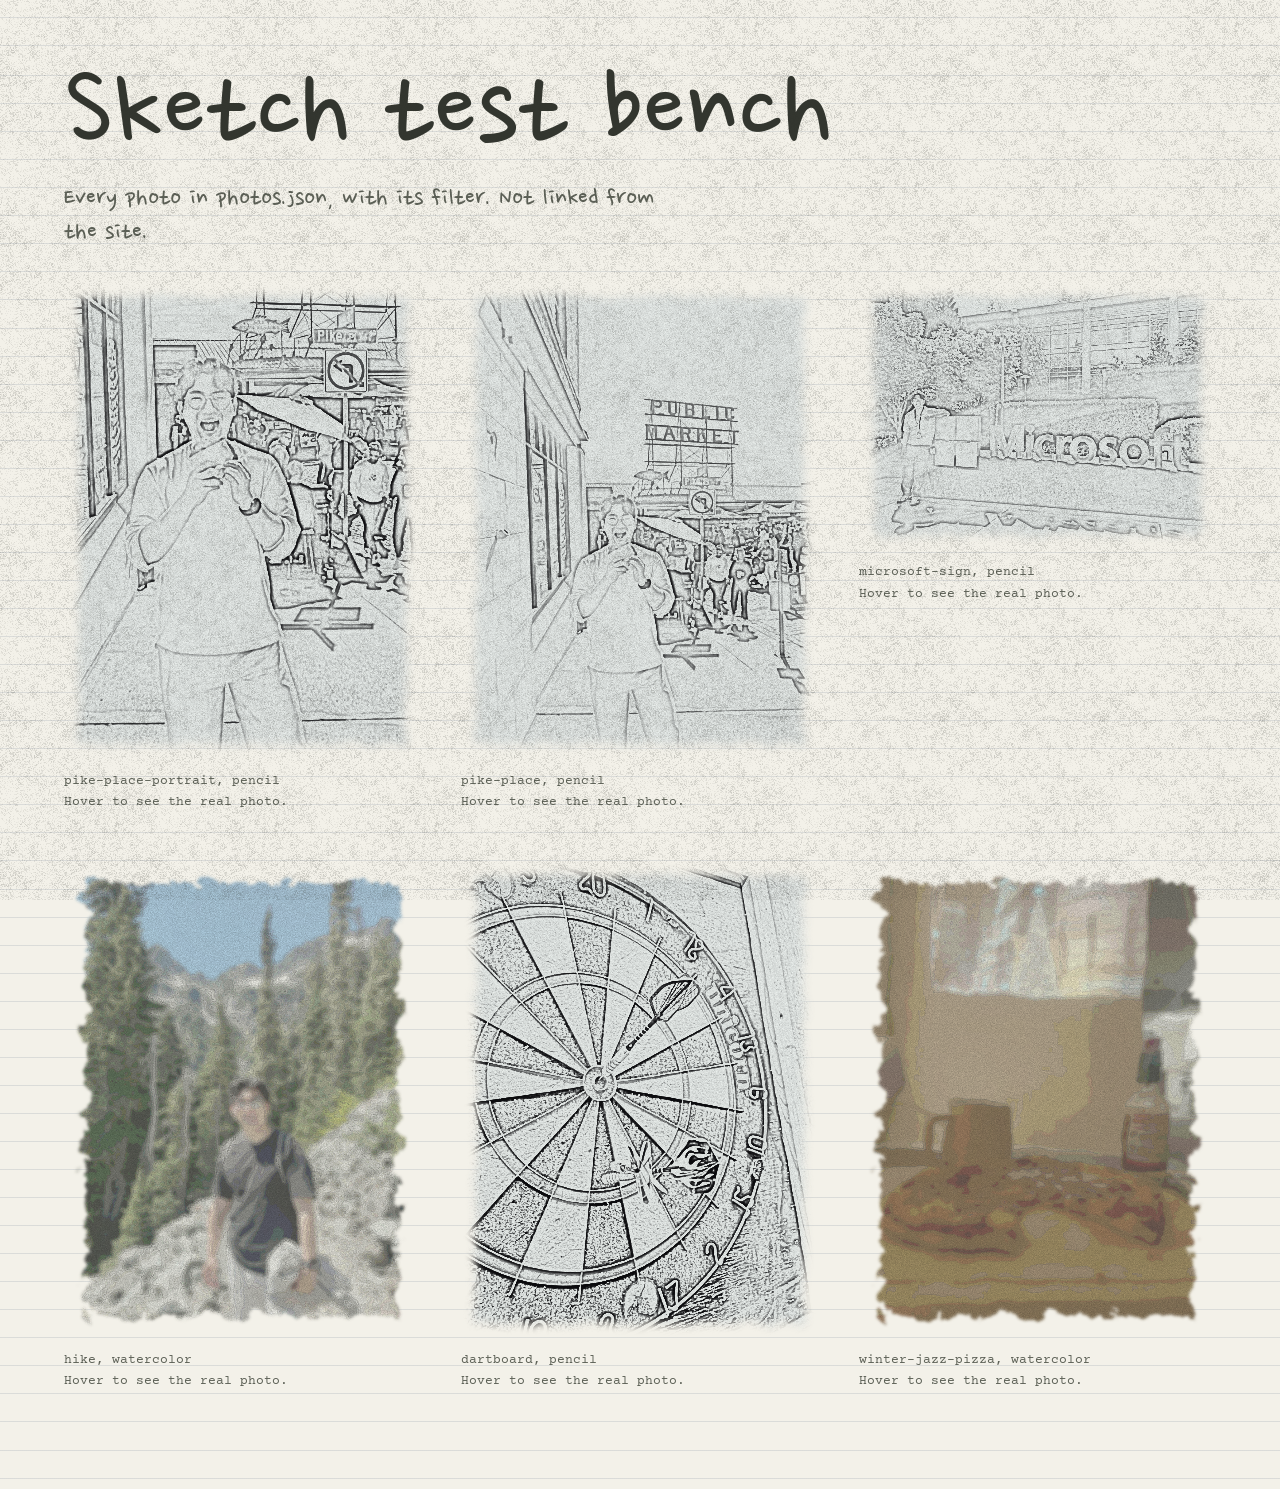
<file: reference/sketch-test.html>
<!doctype html>
<html lang="en">
<head>
  <meta charset="utf-8">
  <meta name="viewport" content="width=device-width, initial-scale=1">
  <title>Sketch test bench</title>
  <meta name="description" content="Development test page for the sketch filters and the loupe in A Field Guide to Uno.">
  <meta name="robots" content="noindex">
  <link rel="icon" href="../assets/icons/favicon.svg" type="image/svg+xml">
  <link rel="preconnect" href="https://fonts.googleapis.com">
  <link rel="preconnect" href="https://fonts.gstatic.com" crossorigin>
  <link rel="stylesheet" href="https://fonts.googleapis.com/css2?family=Courier+Prime:wght@400;700&amp;family=Nanum+Pen+Script&amp;family=Spectral:ital,wght@0,400;0,600;1,400&amp;display=swap">
  <link rel="stylesheet" href="../css/tokens.css">
  <link rel="stylesheet" href="../css/base.css">
  <link rel="stylesheet" href="../css/components/sketch.css">
  <style>
    main { width: min(100% - 2rem, 72rem); margin: 0 auto; padding-block: 3rem 6rem; }
    .bench { display: grid; grid-template-columns: repeat(auto-fill, minmax(min(100%, 20rem), 1fr)); gap: 3rem 2.5rem; margin-top: 2rem; }
  </style>
  <script type="module">
    import { createSketch } from '../js/lib/sketch.js';
    import { applyTilts } from '../js/lib/tilt.js';
    const photos = await (await fetch('../data/photos.json')).json();
    const bench = document.querySelector('.bench');
    for (const photo of photos) bench.append(createSketch(photo, { caption: `${photo.id}, ${photo.filter}` }));
    applyTilts();
    document.addEventListener('fieldguide:discover', (e) => console.info('discovered', e.detail.id));
  </script>
</head>
<body>
  <main>
    <h1>Sketch test bench</h1>
    <p class="note">Every photo in photos.json, with its filter. Not linked from the site.</p>
    <div class="bench"></div>
  </main>
</body>
</html>
</file>
<file: css/tokens.css>
/* tokens.css: design tokens. Every color, size, and timing the site uses starts here.
   Light is the default. Dark is "lamp off": a dark desk, light text, and sketches
   that stay on a light sheet so the pencil and watercolor filters still read.

   Theme resolution:
   - No choice saved: follow prefers-color-scheme.
   - data-theme="light" or "dark" on <html> (set by the desk lamp, Phase 1): wins. */

:root {
  color-scheme: light;

  /* Color: from the brief */
  --paper:    #f3f1e9;               /* page */
  --sheet:    #f3f1e9;               /* surfaces images sit on */
  --ink:      #33362f;               /* text, pencil */
  --ink-soft: #5d6157;               /* secondary text */
  --sage:     #8fa58a;               /* watercolor wash, tape */
  --ochre:    #c39a3f;               /* watercolor wash, highlights */
  --slate:    #6a8399;               /* watercolor wash, links, focus */
  --rust:     #8f4632;               /* stamps, postmarks, small accents only */
  --rule:     rgba(90, 110, 130, .16); /* ruled lines */

  /* Color: derived, for contrast.
     --slate is only 3.5:1 on paper, which is fine for focus outlines and washes
     but fails WCAG AA for text, so link text uses a deeper slate. */
  --link:      #4a6278;              /* 5.6:1 on paper */
  --sheet-ink: #33362f;              /* text that sits on --sheet (labels on sketches) */
  --focus:     var(--slate);

  /* Paper grain overlay (see base.css). Dark specks on light paper.
     A pre-rendered tile, not a live feTurbulence: an SVG filter repainted across a
     fixed full-screen layer was too slow to render. */
  --grain-image: url("../assets/scans/grain-light.png");
  --grain-opacity: .42;

  /* Typography. --font-hand will later point at Uno's own Calligraphr font. */
  --font-hand:  "Nanum Pen Script", "Segoe Print", "Bradley Hand", "Chalkboard SE", cursive;
  --font-body:  "Spectral", "Iowan Old Style", "Palatino Linotype", Palatino, Georgia, serif;
  --font-label: "Courier Prime", "Courier New", Courier, monospace;

  /* Type scale. Body is fixed at 1.0625rem; headings grow with the viewport.
     The handwriting face has a small x-height, so hand sizes run large. */
  --text-xs:   .8125rem;
  --text-sm:   .9375rem;
  --text-base: 1.0625rem;
  --text-hand: clamp(1.5rem, 1.3rem + .6vw, 1.875rem);   /* short notes */
  --text-h3:   clamp(1.75rem, 1.5rem + .9vw, 2.25rem);
  --text-h2:   clamp(2.5rem, 2rem + 2vw, 3.75rem);
  --text-h1:   clamp(4rem, 2.4rem + 6.5vw, 8.5rem);
  --leading:   1.65;
  --leading-tight: 1.1;
  --measure:   66ch;                 /* keeps lines under 70 characters */

  /* Spacing: a simple doubling-ish scale. */
  --space-1: .25rem;
  --space-2: .5rem;
  --space-3: .75rem;
  --space-4: 1rem;
  --space-5: 1.5rem;
  --space-6: 2rem;
  --space-7: 3rem;
  --space-8: 4.5rem;
  --space-9: 7rem;
  --gutter:  clamp(1rem, .5rem + 3vw, 3rem);
  --page-width: 80rem;               /* cover, plates, back cover */
  --margin-col: 14rem;               /* plate margin column, from 1024px up */
  --tabs-w: 3.25rem;                 /* room kept on the right for the index tabs, from 720px */
  --bar-h: 3.5rem;                   /* the bottom bar that replaces the tabs under 720px */

  /* The notebook cover: kraft board and its elastic band, mixed from the palette. */
  --kraft: color-mix(in srgb, color-mix(in srgb, #c39a3f 62%, #8f4632) 84%, #33362f);
  --kraft-edge: color-mix(in srgb, var(--kraft) 70%, #33362f);
  --band: #2b2d27;
  --brass: color-mix(in srgb, #c39a3f 78%, #33362f);  /* the loupe rim */

  /* Ruled lines line up with body text. */
  --rule-gap: calc(var(--text-base) * var(--leading));

  /* Torn ends for strips of paper tape (used with clip-path). */
  --tape-torn: polygon(
    0 8%, 6% 0, 12% 10%, 18% 2%, 25% 8%, 100% 0, 96% 20%, 100% 38%, 95% 55%, 100% 74%,
    96% 100%, 88% 92%, 80% 100%, 72% 93%, 0 100%, 4% 80%, 0 62%, 5% 44%, 0 26%
  );

  /* Faint pencil, for rules and frames drawn on the page. */
  --pencil-faint: color-mix(in srgb, var(--ink) 32%, transparent);

  /* Placed objects get a seeded tilt between these bounds (applied per element as --tilt). */
  --tilt-min: -2.5deg;
  --tilt-max:  2.5deg;

  /* Motion. Motion answers user actions; reduced motion zeroes these (base.css). */
  --dur-quick: 160ms;
  --dur:       320ms;
  --dur-slow:  900ms;                /* the cover opening */
  --ease-out:  cubic-bezier(.2, .7, .2, 1);
  --ease-swing: cubic-bezier(.6, .05, .25, 1);

  /* Breakpoint reference (CSS cannot use variables in media queries):
     nav becomes a bottom bar under 720px. */
}

/* Lamp off, chosen explicitly. */
:root[data-theme="dark"] {
  color-scheme: dark;
  --paper:    #22231f;
  --sheet:    #e6e2d6;
  --ink:      #e4e0d3;
  --ink-soft: #b3b0a3;               /* 7.3:1 on dark paper */
  --sage:     #9db598;
  --ochre:    #d2ab55;
  --slate:    #8ea6bb;
  --rust:     #b5654d;
  --rule:     rgba(228, 224, 211, .07);
  --link:     #9db7cc;
  --sheet-ink: #33362f;
  --grain-image: url("../assets/scans/grain-dark.png");
  --grain-opacity: .26;
}

/* Lamp off by system preference, unless the visitor switched the lamp on.
   These values must match the block above. */
@media (prefers-color-scheme: dark) {
  :root:not([data-theme="light"]) {
    color-scheme: dark;
    --paper:    #22231f;
    --sheet:    #e6e2d6;
    --ink:      #e4e0d3;
    --ink-soft: #b3b0a3;
    --sage:     #9db598;
    --ochre:    #d2ab55;
    --slate:    #8ea6bb;
    --rust:     #b5654d;
    --rule:     rgba(228, 224, 211, .07);
    --link:     #9db7cc;
    --sheet-ink: #33362f;
    --grain-image: url("../assets/scans/grain-dark.png");
    --grain-opacity: .26;
  }
}
</file>
<file: css/base.css>
/* base.css: the paper, the type, and the page layout.
   Component styles live in css/components/, one file each. */

/* ---------- Reset, kept small ---------- */

*, *::before, *::after { box-sizing: border-box; }

body, h1, h2, h3, h4, p, figure, blockquote, ol, ul, dl, dd { margin: 0; }

img, svg, video, canvas { display: block; max-width: 100%; }
img { height: auto; }

button, input, select { font: inherit; color: inherit; }

[hidden] { display: none !important; }

/* ---------- The paper ---------- */

html {
  background-color: var(--paper);
  color: var(--ink);
  font-family: var(--font-body);
  font-size: 100%;
  -webkit-text-size-adjust: 100%;
  text-size-adjust: 100%;
}

@media (prefers-reduced-motion: no-preference) {
  html { scroll-behavior: smooth; }
}

body {
  min-height: 100vh;
  min-height: 100svh;
  font-size: var(--text-base);
  line-height: var(--leading);
  /* Faint ruled lines, spaced to match the body line height. */
  background-image: repeating-linear-gradient(
    to bottom,
    transparent 0 calc(var(--rule-gap) - 1px),
    var(--rule) calc(var(--rule-gap) - 1px) var(--rule-gap)
  );
  background-position: 0 var(--space-7);
  text-rendering: optimizeLegibility;
}

/* Paper grain: a fixed, tiled noise texture over everything (a pre-rendered fractal noise tile).
   It is a static image with plain opacity (no blend mode), so scrolling stays cheap. */
body::after {
  content: "";
  position: fixed;
  inset: 0;
  z-index: 1000;
  pointer-events: none;
  background-image: var(--grain-image);
  background-size: 160px 160px;
  opacity: var(--grain-opacity);
}

/* ---------- Type ---------- */

h1, h2, h3 {
  font-family: var(--font-hand);
  font-weight: 400;
  line-height: var(--leading-tight);
  text-wrap: balance;
}

h1 { font-size: var(--text-h1); }
h2 { font-size: var(--text-h2); }
h3 { font-size: var(--text-h3); }

p, li, dd { max-width: var(--measure); }
p { text-wrap: pretty; }

/* Handwritten notes: one or two lines at most, never paragraphs. */
.note {
  font-family: var(--font-hand);
  font-size: var(--text-hand);
  line-height: 1.2;
  color: var(--ink-soft);
}

/* Text Uno has not written yet (a TODO(uno) in the data) shows as a faint handwritten note. */

/* [class] lifts specificity so component font sizes do not shrink the placeholder. */
.is-placeholder[class] {
  font-family: var(--font-hand);
  font-size: var(--text-hand);
  line-height: 1.2;
  color: var(--ink-soft);
  opacity: .8;
}

/* Typewritten specimen labels and dates. Used sparingly. */
.label,
.specimen-label,
time {
  font-family: var(--font-label);
}

.specimen-label {
  --tilt: -1.2deg;
  position: relative;
  display: inline-block;
  padding: var(--space-2) var(--space-4);
  font-size: var(--text-sm);
  line-height: 1.5;
  color: var(--sheet-ink);
  background: var(--sheet);
  border: 1px solid color-mix(in srgb, var(--sheet-ink) 35%, transparent);
  transform: rotate(var(--tilt));
}

/* A strip of paper tape holding the label down. Torn ends come from the clip-path. */
.specimen-label::before {
  content: "";
  position: absolute;
  top: -.7rem;
  left: 50%;
  width: 4.5rem;
  height: 1.3rem;
  translate: -50% 0;
  rotate: 4deg;
  background: color-mix(in srgb, var(--sage) 55%, transparent);
  clip-path: var(--tape-torn);
}

a {
  color: var(--link);
  text-decoration-thickness: 1px;
  text-underline-offset: .18em;
}

a:hover { text-decoration-thickness: 2px; }

/* ---------- Focus and accessibility helpers ---------- */

:focus-visible {
  outline: 2px dashed var(--focus);
  outline-offset: 3px;
}

.visually-hidden {
  position: absolute !important;
  width: 1px;
  height: 1px;
  margin: -1px;
  padding: 0;
  overflow: hidden;
  clip-path: inset(50%);
  white-space: nowrap;
  border: 0;
}

.sprite {
  position: absolute;
  width: 0;
  height: 0;
  overflow: hidden;
}

.skip-link {
  position: absolute;
  top: var(--space-2);
  left: var(--space-2);
  z-index: 1001;
  padding: var(--space-2) var(--space-4);
  font-family: var(--font-label);
  font-size: var(--text-sm);
  color: var(--sheet-ink);
  background: var(--sheet);
  translate: 0 -200%;
}

.skip-link:focus { translate: 0 0; }

/* ---------- Layout ----------
   Page layout lives with its components: css/components/cover.css (front and back
   covers) and css/components/plate.css (the numbered plates). */

/* ---------- Reduced motion ----------
   No blanket "kill all transitions" rule: the brief swaps page turns, flips, and route
   drawing for fades, and fades still need their durations. Each component handles
   prefers-reduced-motion itself. Smooth scrolling is already opt-in above. */
</file>
<file: css/components/sketch.css>
/* sketch.css: a photo shown as a sketch, with the loupe that reveals the real photo.

   figure.sketch
     .sketch__stage    focusable; holds the loupe rim, so the focus outline is not masked
       .sketch__inner  masked with the ragged paper edge (--edge, built per image in filters.js)
         picture.sketch__photo   the real photo, below
         img.sketch__drawing     the baked pencil or watercolor drawing, above
       .loupe-rim */

.sketch {
  --loupe-r: 70px;
  margin: 0;
}

.sketch__stage {
  position: relative;
  aspect-ratio: var(--ar);
  user-select: none;
  -webkit-user-select: none;
  -webkit-touch-callout: none;
  cursor: none;
}

.sketch__stage:focus-visible { outline-offset: 6px; }

.sketch__inner {
  position: absolute;
  inset: 0;
  overflow: hidden;
  /* Sketches always sit on the light sheet, in both themes, so the filters read. */
  background: var(--sheet);
  -webkit-mask: var(--edge) center / 100% 100% no-repeat;
          mask: var(--edge) center / 100% 100% no-repeat;
}

.sketch__photo img,
.sketch__drawing {
  position: absolute;
  inset: 0;
  width: 100%;
  height: 100%;
  object-fit: cover;
}

/* Until the drawing is ready, the photo waits as a faint gray ghost. */
.sketch__photo img {
  filter: grayscale(1) contrast(.55) brightness(1.3);
  opacity: .5;
  transition: opacity var(--dur) ease, filter var(--dur) ease;
}

.sketch__drawing {
  opacity: 0;
  transition: opacity 600ms ease;
}

.sketch.is-drawn .sketch__drawing { opacity: 1; }
.sketch.is-drawn .sketch__photo img { filter: none; opacity: 1; }

/* ---------- The loupe ---------- */

.sketch.is-looking .sketch__drawing {
  -webkit-mask: radial-gradient(circle var(--loupe-r) at var(--lx) var(--ly), transparent calc(100% - 1px), #000 100%);
          mask: radial-gradient(circle var(--loupe-r) at var(--lx) var(--ly), transparent calc(100% - 1px), #000 100%);
}

.sketch.is-looking .sketch__photo img {
  transform-origin: var(--lx) var(--ly);
  scale: 1.15;
}

.loupe-rim {
  position: absolute;
  left: var(--lx, 50%);
  top: var(--ly, 50%);
  width: calc(var(--loupe-r) * 2 + 10px);
  aspect-ratio: 1;
  translate: -50% -50%;
  border: 5px solid var(--brass);
  border-radius: 50%;
  box-shadow:
    inset 0 0 0 1px rgba(30, 28, 20, .45),
    0 0 0 1px rgba(30, 28, 20, .45),
    inset 0 3px 8px rgba(30, 28, 20, .3),
    0 4px 10px rgba(30, 28, 20, .25);
  opacity: 0;
  pointer-events: none;
  transition: opacity var(--dur-quick) ease;
}

/* A pencil line drawn just off the brass, so the rim reads as sketched rather than rendered. */
.loupe-rim::before {
  content: "";
  position: absolute;
  inset: -9px -7px -8px -10px;
  border: 1px solid rgba(51, 54, 47, .55);
  border-radius: 50%;
  rotate: 8deg;
}

/* The handle, angled down and to the right. */
.loupe-rim::after {
  content: "";
  position: absolute;
  top: 88%;
  left: 88%;
  width: 46px;
  height: 11px;
  border-radius: 3px 6px 6px 3px;
  background: linear-gradient(var(--brass), color-mix(in srgb, var(--brass) 70%, #33362f));
  box-shadow: 0 0 0 1px rgba(30, 28, 20, .45);
  rotate: 45deg;
  transform-origin: 0 50%;
}

.sketch.is-looking .loupe-rim { opacity: 1; }

/* ---------- Caption and hints ---------- */

.sketch figcaption {
  margin-top: var(--space-3);
  font-family: var(--font-label);
  font-size: var(--text-xs);
  color: var(--ink-soft);
}

.sketch__caption { display: block; }

/* Show the hint that matches how this visitor points. */
.sketch__hint-touch { display: none; }

@media (hover: none) {
  .sketch__hint-hover { display: none; }
  .sketch__hint-touch { display: inline; }
  .sketch__stage { cursor: auto; }
}

@media (prefers-reduced-motion: reduce) {
  .sketch__drawing,
  .sketch__photo img { transition: none; }
}
</file>
